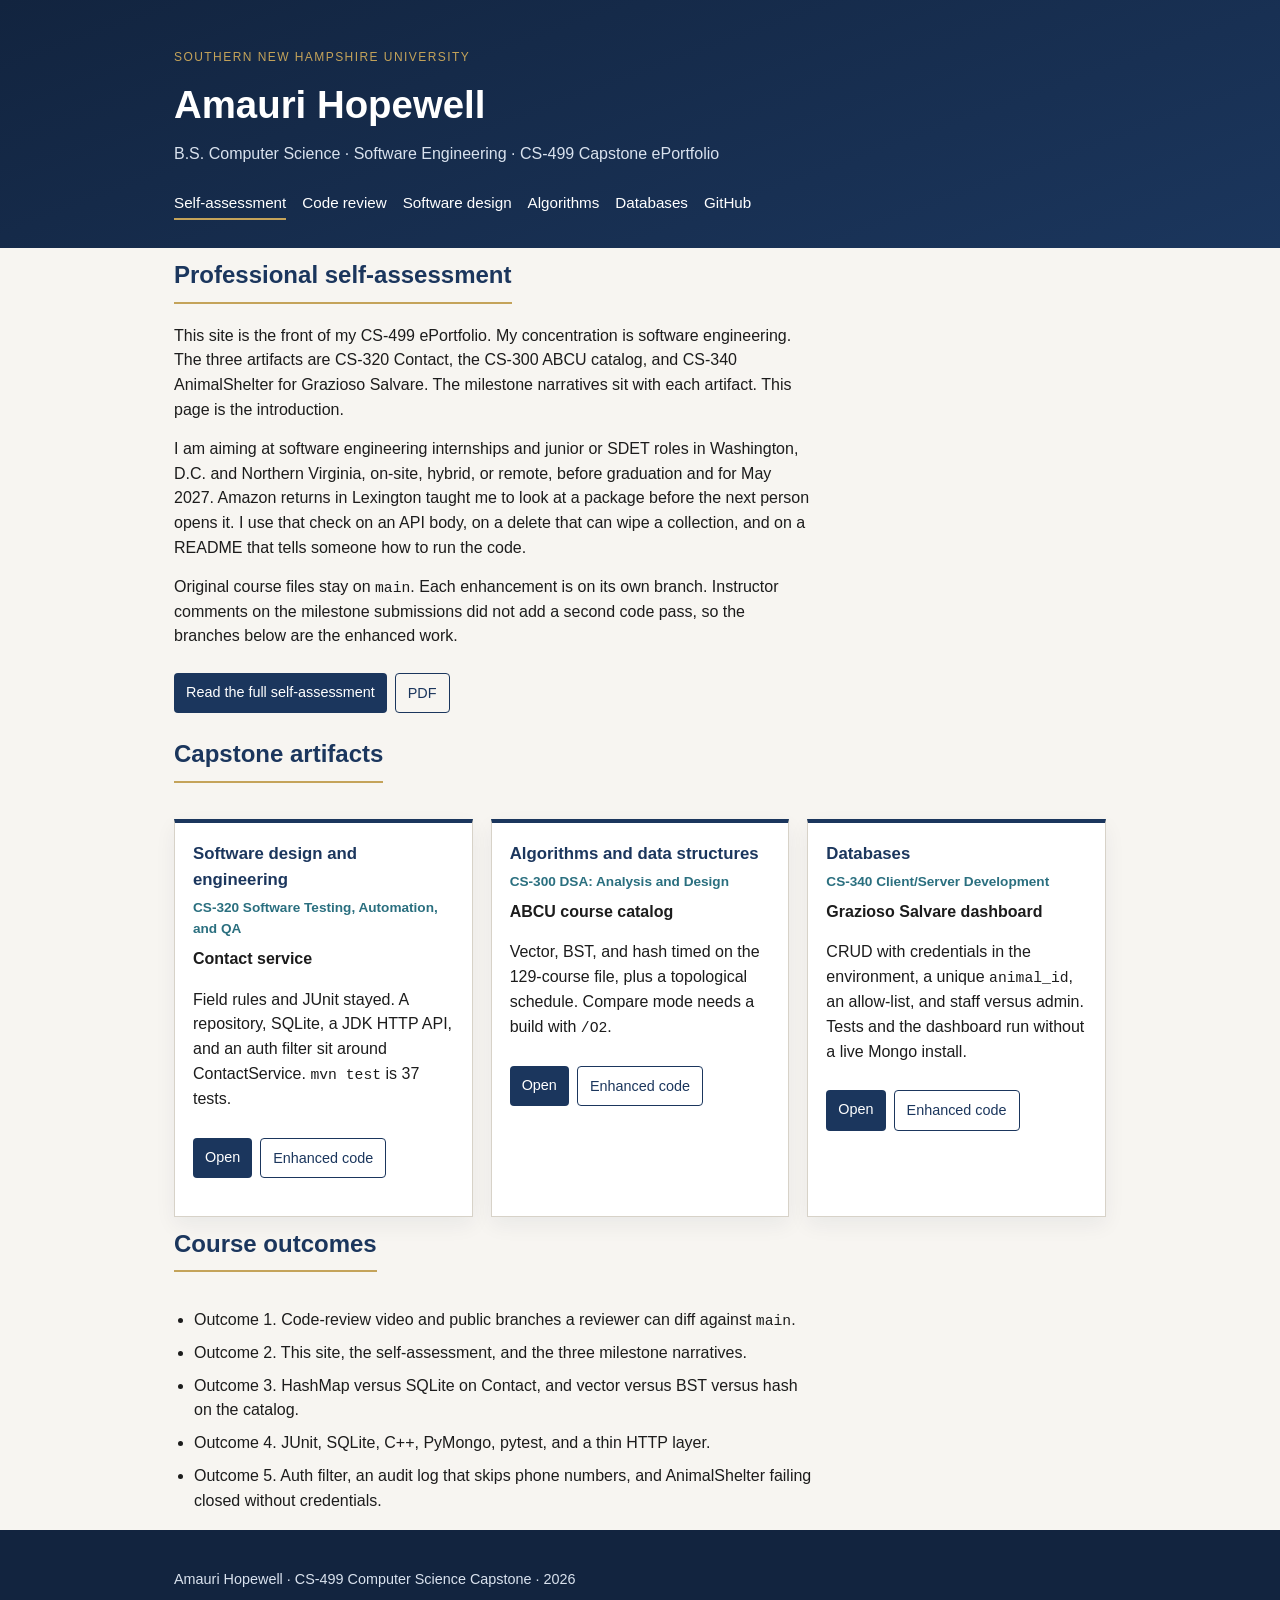
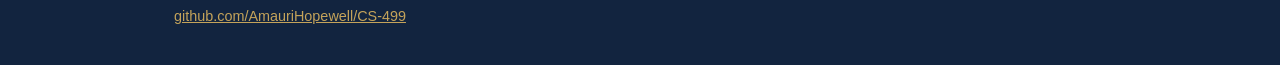
<file: index.html>
<!DOCTYPE html>
<html lang="en">
<head>
  <meta charset="UTF-8" />
  <meta name="viewport" content="width=device-width, initial-scale=1" />
  <title>Amauri Hopewell | CS-499 ePortfolio</title>
  <link rel="stylesheet" href="styles.css" />
</head>
<body>
  <header class="site-header">
    <div class="wrap">
      <p class="eyebrow">Southern New Hampshire University</p>
      <h1>Amauri Hopewell</h1>
      <p class="tagline">B.S. Computer Science &middot; Software Engineering &middot; CS-499 Capstone ePortfolio</p>
      <nav>
        <a href="index.html" class="active">Self-assessment</a>
        <a href="code-review.html">Code review</a>
        <a href="software-design.html">Software design</a>
        <a href="algorithms.html">Algorithms</a>
        <a href="databases.html">Databases</a>
        <a href="https://github.com/AmauriHopewell" target="_blank" rel="noopener">GitHub</a>
      </nav>
    </div>
  </header>

  <main class="wrap">
    <section class="intro prose">
      <h2>Professional self-assessment</h2>
      <p>
        This site is the front of my CS-499 ePortfolio. My concentration is software
        engineering. The three artifacts are CS-320 Contact, the CS-300 ABCU catalog,
        and CS-340 AnimalShelter for Grazioso Salvare. The milestone narratives sit
        with each artifact. This page is the introduction.
      </p>
      <p>
        I am aiming at software engineering internships and junior or SDET roles in
        Washington, D.C. and Northern Virginia, on-site, hybrid, or remote, before
        graduation and for May 2027. Amazon returns in Lexington taught me to look
        at a package before the next person opens it. I use that check on an API
        body, on a delete that can wipe a collection, and on a README that tells
        someone how to run the code.
      </p>
      <p>
        Original course files stay on <code>main</code>. Each enhancement is on its
        own branch. Instructor comments on the milestone submissions did not add a
        second code pass, so the branches below are the enhanced work.
      </p>
      <p class="actions">
        <a class="btn" href="self-assessment.html">Read the full self-assessment</a>
        <a class="btn alt" href="docs/CS-499_7-1_Professional_Self_Assessment_Amauri_Hopewell.pdf">PDF</a>
      </p>
    </section>

    <section id="artifacts">
      <h2>Capstone artifacts</h2>
      <div class="cards">
        <article class="card">
          <h3>Software design and engineering</h3>
          <p class="origin">CS-320 Software Testing, Automation, and QA</p>
          <h4>Contact service</h4>
          <p>
            Field rules and JUnit stayed. A repository, SQLite, a JDK HTTP API,
            and an auth filter sit around ContactService. <code>mvn test</code> is 37 tests.
          </p>
          <p class="actions">
            <a class="btn" href="software-design.html">Open</a>
            <a class="btn alt" href="https://github.com/AmauriHopewell/CS320/tree/cs499-milestone-two/enhanced" target="_blank" rel="noopener">Enhanced code</a>
          </p>
        </article>

        <article class="card">
          <h3>Algorithms and data structures</h3>
          <p class="origin">CS-300 DSA: Analysis and Design</p>
          <h4>ABCU course catalog</h4>
          <p>
            Vector, BST, and hash timed on the 129-course file, plus a topological
            schedule. Compare mode needs a build with <code>/O2</code>.
          </p>
          <p class="actions">
            <a class="btn" href="algorithms.html">Open</a>
            <a class="btn alt" href="https://github.com/AmauriHopewell/CS300/tree/cs499-milestone-three/enhanced" target="_blank" rel="noopener">Enhanced code</a>
          </p>
        </article>

        <article class="card">
          <h3>Databases</h3>
          <p class="origin">CS-340 Client/Server Development</p>
          <h4>Grazioso Salvare dashboard</h4>
          <p>
            CRUD with credentials in the environment, a unique <code>animal_id</code>,
            an allow-list, and staff versus admin. Tests and the dashboard run
            without a live Mongo install.
          </p>
          <p class="actions">
            <a class="btn" href="databases.html">Open</a>
            <a class="btn alt" href="https://github.com/AmauriHopewell/CS340/tree/cs499-milestone-four/enhanced" target="_blank" rel="noopener">Enhanced code</a>
          </p>
        </article>
      </div>
    </section>

    <section class="prose">
      <h2>Course outcomes</h2>
      <ul class="outcomes">
        <li>Outcome 1. Code-review video and public branches a reviewer can diff against <code>main</code>.</li>
        <li>Outcome 2. This site, the self-assessment, and the three milestone narratives.</li>
        <li>Outcome 3. HashMap versus SQLite on Contact, and vector versus BST versus hash on the catalog.</li>
        <li>Outcome 4. JUnit, SQLite, C++, PyMongo, pytest, and a thin HTTP layer.</li>
        <li>Outcome 5. Auth filter, an audit log that skips phone numbers, and AnimalShelter failing closed without credentials.</li>
      </ul>
    </section>
  </main>

  <footer>
    <div class="wrap">
      <p>Amauri Hopewell &middot; CS-499 Computer Science Capstone &middot; 2026</p>
      <p><a href="https://github.com/AmauriHopewell/CS-499">github.com/AmauriHopewell/CS-499</a></p>
    </div>
  </footer>
</body>
</html>
</file>
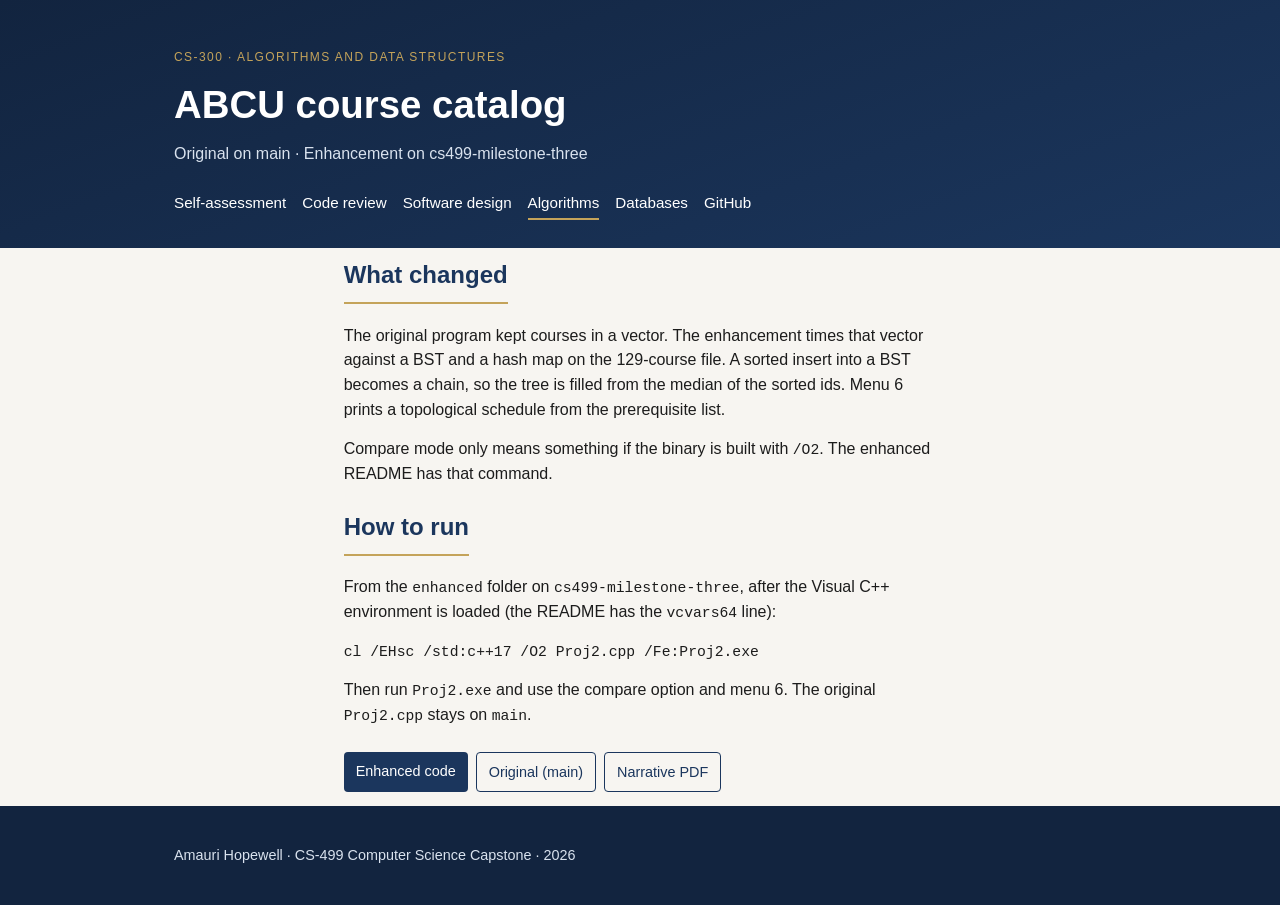
<file: algorithms.html>
<!DOCTYPE html>
<html lang="en">
<head>
  <meta charset="UTF-8" />
  <meta name="viewport" content="width=device-width, initial-scale=1" />
  <title>Algorithms | Amauri Hopewell</title>
  <link rel="stylesheet" href="styles.css" />
</head>
<body>
  <header class="site-header">
    <div class="wrap">
      <p class="eyebrow">CS-300 &middot; Algorithms and data structures</p>
      <h1>ABCU course catalog</h1>
      <p class="tagline">Original on main &middot; Enhancement on cs499-milestone-three</p>
      <nav>
        <a href="index.html">Self-assessment</a>
        <a href="code-review.html">Code review</a>
        <a href="software-design.html">Software design</a>
        <a href="algorithms.html" class="active">Algorithms</a>
        <a href="databases.html">Databases</a>
        <a href="https://github.com/AmauriHopewell" target="_blank" rel="noopener">GitHub</a>
      </nav>
    </div>
  </header>
  <main class="wrap prose">
    <h2>What changed</h2>
    <p>
      The original program kept courses in a vector. The enhancement times that
      vector against a BST and a hash map on the 129-course file. A sorted insert
      into a BST becomes a chain, so the tree is filled from the median of the
      sorted ids. Menu 6 prints a topological schedule from the prerequisite list.
    </p>
    <p>
      Compare mode only means something if the binary is built with <code>/O2</code>.
      The enhanced README has that command.
    </p>
    <h2>How to run</h2>
    <p>From the <code>enhanced</code> folder on <code>cs499-milestone-three</code>, after the Visual C++ environment is loaded (the README has the <code>vcvars64</code> line):</p>
    <p><code>cl /EHsc /std:c++17 /O2 Proj2.cpp /Fe:Proj2.exe</code></p>
    <p>Then run <code>Proj2.exe</code> and use the compare option and menu 6. The original <code>Proj2.cpp</code> stays on <code>main</code>.</p>
    <p class="actions">
      <a class="btn" href="https://github.com/AmauriHopewell/CS300/tree/cs499-milestone-three/enhanced" target="_blank" rel="noopener">Enhanced code</a>
      <a class="btn alt" href="https://github.com/AmauriHopewell/CS300" target="_blank" rel="noopener">Original (main)</a>
      <a class="btn alt" href="docs/CS-499_4-2_Narrative_Algorithms_Amauri_Hopewell.pdf">Narrative PDF</a>
    </p>
  </main>
  <footer>
    <div class="wrap">
      <p>Amauri Hopewell &middot; CS-499 Computer Science Capstone &middot; 2026</p>
    </div>
  </footer>
</body>
</html>
</file>
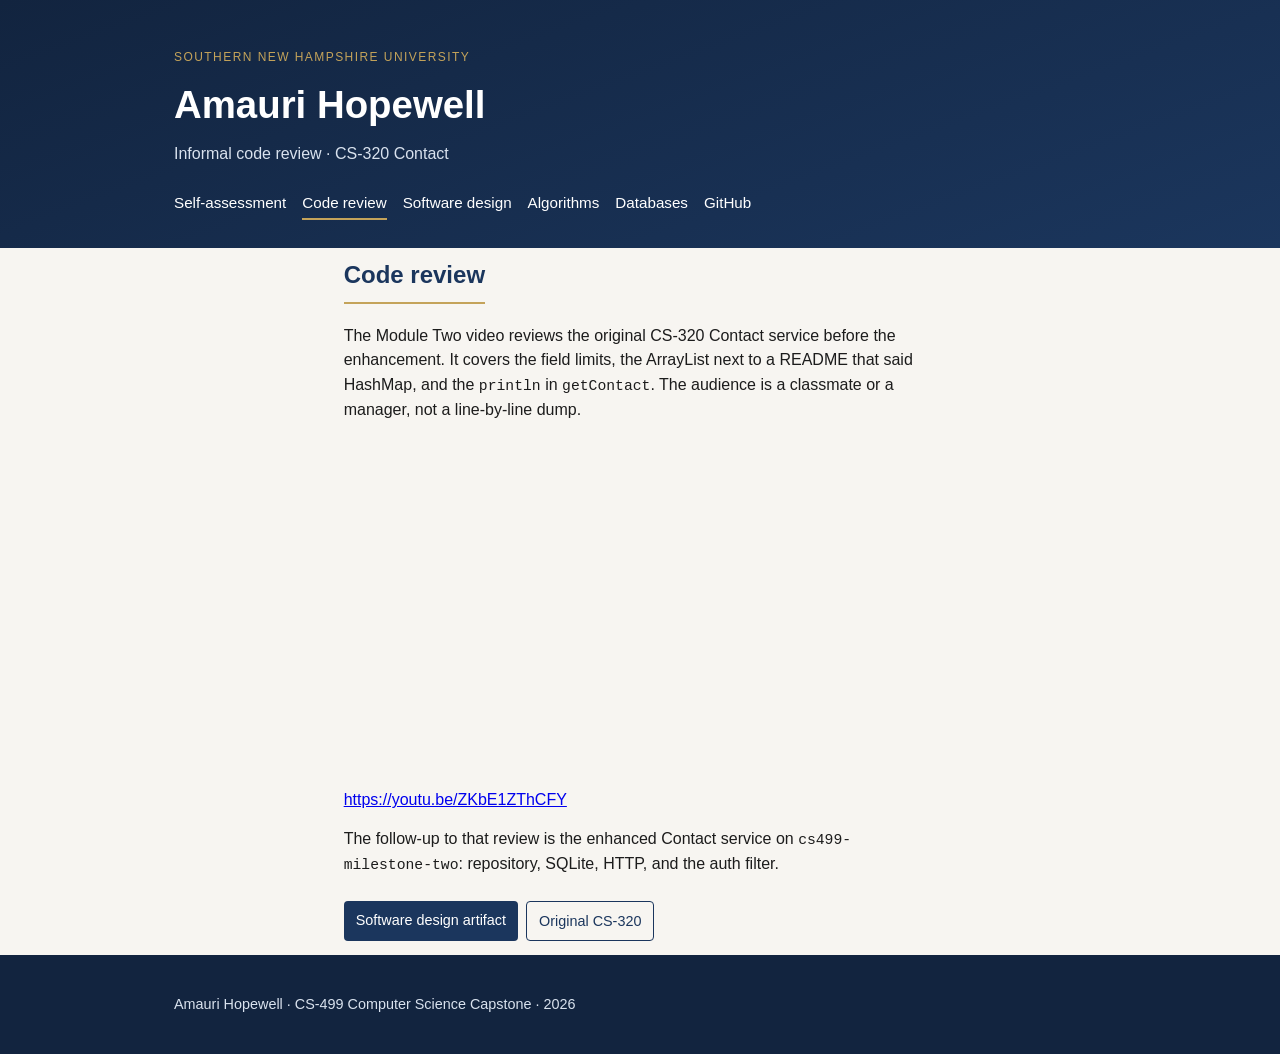
<file: code-review.html>
<!DOCTYPE html>
<html lang="en">
<head>
  <meta charset="UTF-8" />
  <meta name="viewport" content="width=device-width, initial-scale=1" />
  <title>Code review | Amauri Hopewell</title>
  <link rel="stylesheet" href="styles.css" />
</head>
<body>
  <header class="site-header">
    <div class="wrap">
      <p class="eyebrow">Southern New Hampshire University</p>
      <h1>Amauri Hopewell</h1>
      <p class="tagline">Informal code review &middot; CS-320 Contact</p>
      <nav>
        <a href="index.html">Self-assessment</a>
        <a href="code-review.html" class="active">Code review</a>
        <a href="software-design.html">Software design</a>
        <a href="algorithms.html">Algorithms</a>
        <a href="databases.html">Databases</a>
        <a href="https://github.com/AmauriHopewell" target="_blank" rel="noopener">GitHub</a>
      </nav>
    </div>
  </header>
  <main class="wrap prose">
    <h2>Code review</h2>
    <p>
      The Module Two video reviews the original CS-320 Contact service before the
      enhancement. It covers the field limits, the ArrayList next to a README that
      said HashMap, and the <code>println</code> in <code>getContact</code>. The
      audience is a classmate or a manager, not a line-by-line dump.
    </p>
    <div class="video">
      <iframe
        src="https://www.youtube.com/embed/ZKbE1ZThCFY"
        title="CS-499 code review, Amauri Hopewell"
        allow="accelerometer; autoplay; clipboard-write; encrypted-media; gyroscope; picture-in-picture; web-share"
        allowfullscreen></iframe>
    </div>
    <p>
      <a href="https://youtu.be/ZKbE1ZThCFY">https://youtu.be/ZKbE1ZThCFY</a>
    </p>
    <p>
      The follow-up to that review is the enhanced Contact service on
      <code>cs499-milestone-two</code>: repository, SQLite, HTTP, and the auth filter.
    </p>
    <p class="actions">
      <a class="btn" href="software-design.html">Software design artifact</a>
      <a class="btn alt" href="https://github.com/AmauriHopewell/CS320" target="_blank" rel="noopener">Original CS-320</a>
    </p>
  </main>
  <footer>
    <div class="wrap">
      <p>Amauri Hopewell &middot; CS-499 Computer Science Capstone &middot; 2026</p>
    </div>
  </footer>
</body>
</html>
</file>
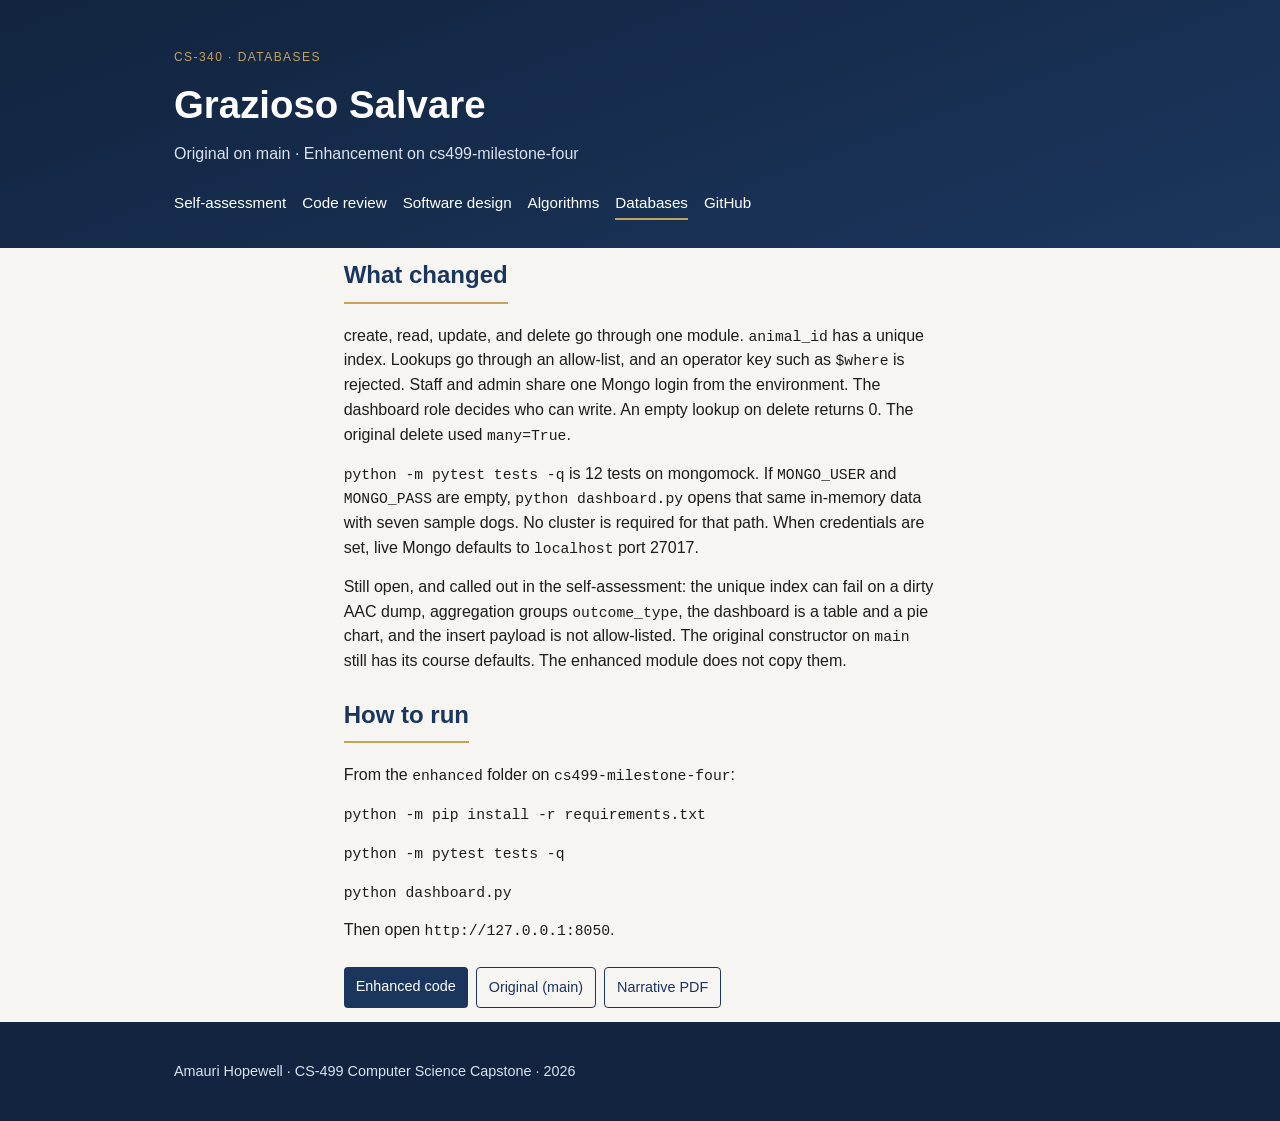
<file: databases.html>
<!DOCTYPE html>
<html lang="en">
<head>
  <meta charset="UTF-8" />
  <meta name="viewport" content="width=device-width, initial-scale=1" />
  <title>Databases | Amauri Hopewell</title>
  <link rel="stylesheet" href="styles.css" />
</head>
<body>
  <header class="site-header">
    <div class="wrap">
      <p class="eyebrow">CS-340 &middot; Databases</p>
      <h1>Grazioso Salvare</h1>
      <p class="tagline">Original on main &middot; Enhancement on cs499-milestone-four</p>
      <nav>
        <a href="index.html">Self-assessment</a>
        <a href="code-review.html">Code review</a>
        <a href="software-design.html">Software design</a>
        <a href="algorithms.html">Algorithms</a>
        <a href="databases.html" class="active">Databases</a>
        <a href="https://github.com/AmauriHopewell" target="_blank" rel="noopener">GitHub</a>
      </nav>
    </div>
  </header>
  <main class="wrap prose">
    <h2>What changed</h2>
    <p>
      create, read, update, and delete go through one module. <code>animal_id</code>
      has a unique index. Lookups go through an allow-list, and an operator key such
      as <code>$where</code> is rejected. Staff and admin share one Mongo login from
      the environment. The dashboard role decides who can write. An empty lookup on
      delete returns 0. The original delete used <code>many=True</code>.
    </p>
    <p>
      <code>python -m pytest tests -q</code> is 12 tests on mongomock. If
      <code>MONGO_USER</code> and <code>MONGO_PASS</code> are empty,
      <code>python dashboard.py</code> opens that same in-memory data with seven
      sample dogs. No cluster is required for that path. When credentials are set,
      live Mongo defaults to <code>localhost</code> port 27017.
    </p>
    <p>
      Still open, and called out in the self-assessment: the unique index can fail
      on a dirty AAC dump, aggregation groups <code>outcome_type</code>, the
      dashboard is a table and a pie chart, and the insert payload is not allow-listed.
      The original constructor on <code>main</code> still has its course defaults.
      The enhanced module does not copy them.
    </p>
    <h2>How to run</h2>
    <p>From the <code>enhanced</code> folder on <code>cs499-milestone-four</code>:</p>
    <p><code>python -m pip install -r requirements.txt</code></p>
    <p><code>python -m pytest tests -q</code></p>
    <p><code>python dashboard.py</code></p>
    <p>Then open <code>http://127.0.0.1:8050</code>.</p>
    <p class="actions">
      <a class="btn" href="https://github.com/AmauriHopewell/CS340/tree/cs499-milestone-four/enhanced" target="_blank" rel="noopener">Enhanced code</a>
      <a class="btn alt" href="https://github.com/AmauriHopewell/CS340" target="_blank" rel="noopener">Original (main)</a>
      <a class="btn alt" href="docs/CS-499_5-2_Narrative_Databases_Amauri_Hopewell.pdf">Narrative PDF</a>
    </p>
  </main>
  <footer>
    <div class="wrap">
      <p>Amauri Hopewell &middot; CS-499 Computer Science Capstone &middot; 2026</p>
    </div>
  </footer>
</body>
</html>
</file>
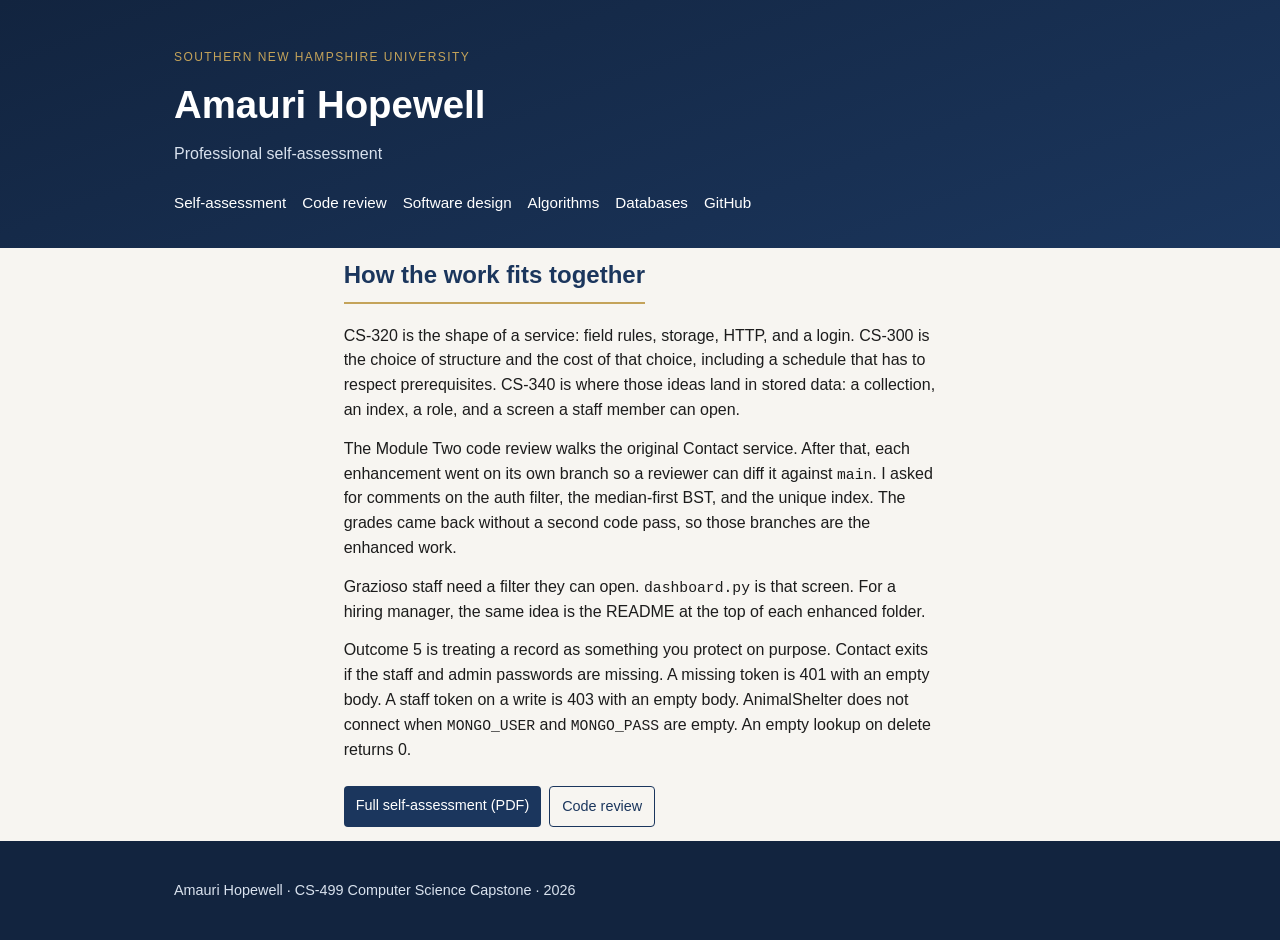
<file: self-assessment.html>
<!DOCTYPE html>
<html lang="en">
<head>
  <meta charset="UTF-8" />
  <meta name="viewport" content="width=device-width, initial-scale=1" />
  <title>Self-assessment | Amauri Hopewell</title>
  <link rel="stylesheet" href="styles.css" />
</head>
<body>
  <header class="site-header">
    <div class="wrap">
      <p class="eyebrow">Southern New Hampshire University</p>
      <h1>Amauri Hopewell</h1>
      <p class="tagline">Professional self-assessment</p>
      <nav>
        <a href="index.html">Self-assessment</a>
        <a href="code-review.html">Code review</a>
        <a href="software-design.html">Software design</a>
        <a href="algorithms.html">Algorithms</a>
        <a href="databases.html">Databases</a>
        <a href="https://github.com/AmauriHopewell" target="_blank" rel="noopener">GitHub</a>
      </nav>
    </div>
  </header>
  <main class="wrap prose">
    <h2>How the work fits together</h2>
    <p>
      CS-320 is the shape of a service: field rules, storage, HTTP, and a login.
      CS-300 is the choice of structure and the cost of that choice, including a
      schedule that has to respect prerequisites. CS-340 is where those ideas land
      in stored data: a collection, an index, a role, and a screen a staff member
      can open.
    </p>
    <p>
      The Module Two code review walks the original Contact service. After that,
      each enhancement went on its own branch so a reviewer can diff it against
      <code>main</code>. I asked for comments on the auth filter, the median-first
      BST, and the unique index. The grades came back without a second code pass,
      so those branches are the enhanced work.
    </p>
    <p>
      Grazioso staff need a filter they can open. <code>dashboard.py</code> is that
      screen. For a hiring manager, the same idea is the README at the top of each
      enhanced folder.
    </p>
    <p>
      Outcome 5 is treating a record as something you protect on purpose. Contact
      exits if the staff and admin passwords are missing. A missing token is 401
      with an empty body. A staff token on a write is 403 with an empty body.
      AnimalShelter does not connect when <code>MONGO_USER</code> and
      <code>MONGO_PASS</code> are empty. An empty lookup on delete returns 0.
    </p>
    <p class="actions">
      <a class="btn" href="docs/CS-499_7-1_Professional_Self_Assessment_Amauri_Hopewell.pdf">Full self-assessment (PDF)</a>
      <a class="btn alt" href="code-review.html">Code review</a>
    </p>
  </main>
  <footer>
    <div class="wrap">
      <p>Amauri Hopewell &middot; CS-499 Computer Science Capstone &middot; 2026</p>
    </div>
  </footer>
</body>
</html>
</file>
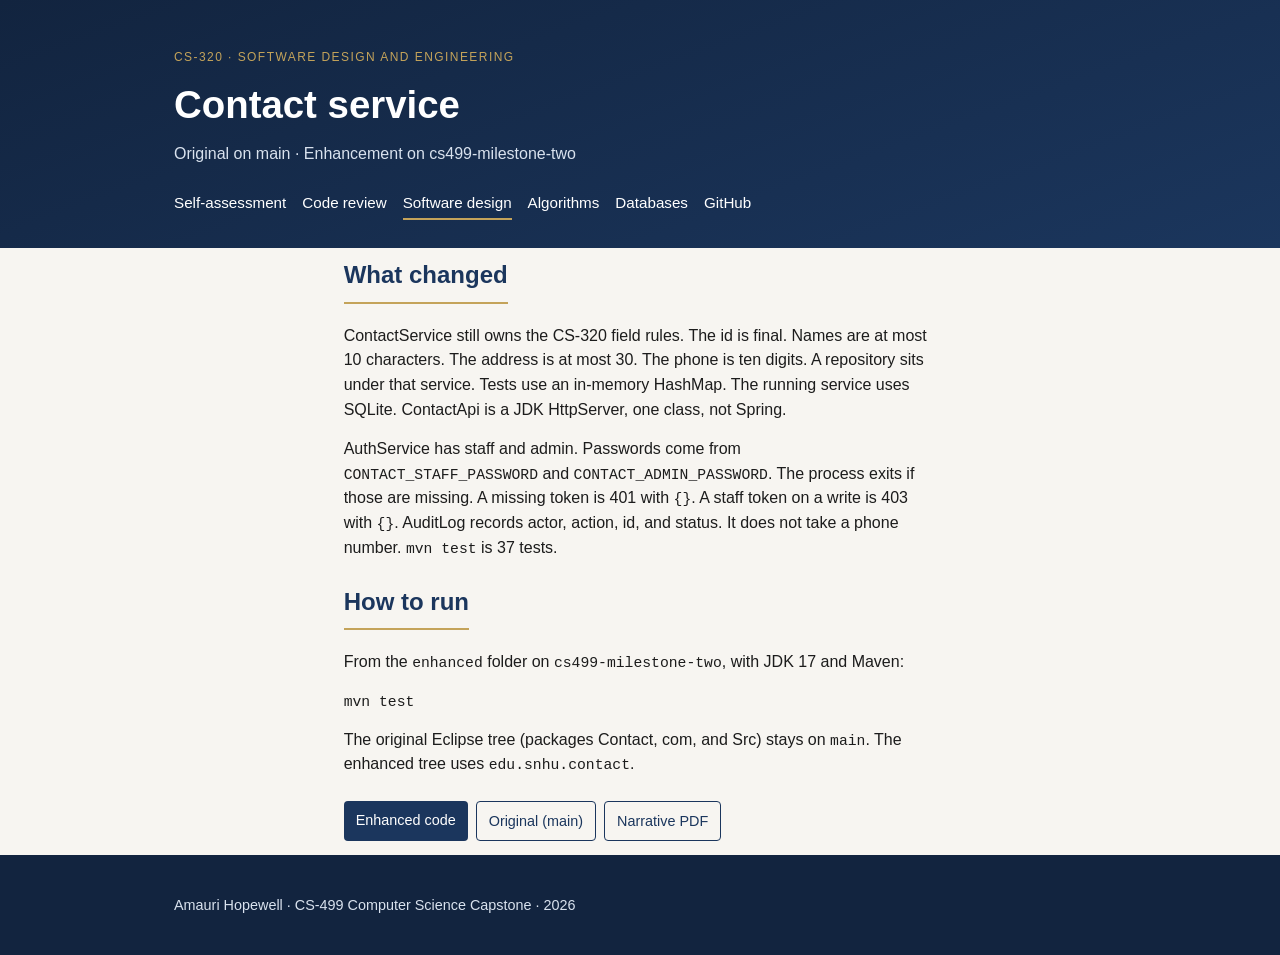
<file: software-design.html>
<!DOCTYPE html>
<html lang="en">
<head>
  <meta charset="UTF-8" />
  <meta name="viewport" content="width=device-width, initial-scale=1" />
  <title>Software design | Amauri Hopewell</title>
  <link rel="stylesheet" href="styles.css" />
</head>
<body>
  <header class="site-header">
    <div class="wrap">
      <p class="eyebrow">CS-320 &middot; Software design and engineering</p>
      <h1>Contact service</h1>
      <p class="tagline">Original on main &middot; Enhancement on cs499-milestone-two</p>
      <nav>
        <a href="index.html">Self-assessment</a>
        <a href="code-review.html">Code review</a>
        <a href="software-design.html" class="active">Software design</a>
        <a href="algorithms.html">Algorithms</a>
        <a href="databases.html">Databases</a>
        <a href="https://github.com/AmauriHopewell" target="_blank" rel="noopener">GitHub</a>
      </nav>
    </div>
  </header>
  <main class="wrap prose">
    <h2>What changed</h2>
    <p>
      ContactService still owns the CS-320 field rules. The id is final. Names are
      at most 10 characters. The address is at most 30. The phone is ten digits.
      A repository sits under that service. Tests use an in-memory HashMap. The
      running service uses SQLite. ContactApi is a JDK HttpServer, one class, not Spring.
    </p>
    <p>
      AuthService has staff and admin. Passwords come from
      <code>CONTACT_STAFF_PASSWORD</code> and <code>CONTACT_ADMIN_PASSWORD</code>.
      The process exits if those are missing. A missing token is 401 with
      <code>{}</code>. A staff token on a write is 403 with <code>{}</code>.
      AuditLog records actor, action, id, and status. It does not take a phone number.
      <code>mvn test</code> is 37 tests.
    </p>
    <h2>How to run</h2>
    <p>From the <code>enhanced</code> folder on <code>cs499-milestone-two</code>, with JDK 17 and Maven:</p>
    <p><code>mvn test</code></p>
    <p>
      The original Eclipse tree (packages Contact, com, and Src) stays on
      <code>main</code>. The enhanced tree uses <code>edu.snhu.contact</code>.
    </p>
    <p class="actions">
      <a class="btn" href="https://github.com/AmauriHopewell/CS320/tree/cs499-milestone-two/enhanced" target="_blank" rel="noopener">Enhanced code</a>
      <a class="btn alt" href="https://github.com/AmauriHopewell/CS320" target="_blank" rel="noopener">Original (main)</a>
      <a class="btn alt" href="docs/CS-499_3-2_Narrative_Software_Design_Amauri_Hopewell.pdf">Narrative PDF</a>
    </p>
  </main>
  <footer>
    <div class="wrap">
      <p>Amauri Hopewell &middot; CS-499 Computer Science Capstone &middot; 2026</p>
    </div>
  </footer>
</body>
</html>
</file>
<file: styles.css>
:root {
  --navy: #1b365d;
  --navy-dark: #12243f;
  --teal: #2a6f7f;
  --gold: #c4a35a;
  --paper: #f7f5f1;
  --card: #ffffff;
  --ink: #1c1c1c;
  --muted: #5b6570;
  --line: #d7d2c8;
}

* { box-sizing: border-box; }

html, body {
  margin: 0;
  padding: 0;
  font-family: "Segoe UI", Calibri, Arial, sans-serif;
  color: var(--ink);
  background: var(--paper);
  line-height: 1.55;
}

.wrap {
  max-width: 980px;
  margin: 0 auto;
  padding: 0 24px;
}

.site-header {
  background: linear-gradient(160deg, var(--navy-dark), var(--navy));
  color: #fff;
  padding: 48px 0 28px;
}

.eyebrow {
  letter-spacing: 0.12em;
  text-transform: uppercase;
  font-size: 0.75rem;
  margin: 0 0 8px;
  color: var(--gold);
}

.site-header h1 {
  margin: 0 0 8px;
  font-size: 2.4rem;
  font-weight: 650;
}

.tagline {
  margin: 0 0 24px;
  color: #d9e2ee;
}

nav {
  display: flex;
  flex-wrap: wrap;
  gap: 8px 16px;
}

nav a {
  color: #fff;
  text-decoration: none;
  font-size: 0.95rem;
  border-bottom: 2px solid transparent;
  padding-bottom: 4px;
}

nav a.active,
nav a:hover {
  border-bottom-color: var(--gold);
}

main {
  padding: 36px 0 64px;
}

h2 {
  color: var(--navy);
  margin-top: 8px;
  border-bottom: 2px solid var(--gold);
  padding-bottom: 8px;
  display: inline-block;
}

.intro p { max-width: 72ch; }

.cards {
  display: grid;
  grid-template-columns: repeat(auto-fit, minmax(260px, 1fr));
  gap: 18px;
  margin-top: 16px;
}

.card {
  background: var(--card);
  border: 1px solid var(--line);
  border-top: 4px solid var(--navy);
  padding: 18px 18px 22px;
  box-shadow: 0 8px 20px rgba(18, 36, 63, 0.06);
}

.card h3 {
  margin: 0 0 4px;
  color: var(--navy);
  font-size: 1.05rem;
}

.card h4 { margin: 8px 0; }

.origin {
  margin: 0;
  color: var(--teal);
  font-size: 0.85rem;
  font-weight: 600;
}

.btn {
  display: inline-block;
  margin-top: 10px;
  color: #fff;
  background: var(--navy);
  text-decoration: none;
  padding: 8px 12px;
  border-radius: 4px;
  font-size: 0.9rem;
}

.btn:hover { background: var(--teal); }

.btn.alt {
  background: transparent;
  color: var(--navy);
  border: 1px solid var(--navy);
}

.btn.alt:hover {
  background: var(--navy);
  color: #fff;
}

.actions {
  display: flex;
  flex-wrap: wrap;
  gap: 8px;
}

.prose { max-width: 72ch; }

.prose p { margin: 0 0 14px; }

.note {
  background: #fff;
  border-left: 4px solid var(--gold);
  padding: 12px 14px;
  margin: 16px 0;
}

.video {
  position: relative;
  width: 100%;
  max-width: 720px;
  margin: 16px 0;
  padding-top: 56.25%;
}

.video iframe {
  position: absolute;
  top: 0;
  left: 0;
  width: 100%;
  height: 100%;
  border: 0;
}

code {
  font-family: Consolas, "Courier New", monospace;
  font-size: 0.92em;
}

.outcomes {
  padding-left: 20px;
}

.outcomes li { margin-bottom: 8px; }

footer {
  background: var(--navy-dark);
  color: #d9e2ee;
  padding: 24px 0;
  font-size: 0.9rem;
}

footer a { color: var(--gold); }

@media (max-width: 640px) {
  .site-header h1 { font-size: 1.8rem; }
  .site-header { padding-top: 32px; }
}
</file>
